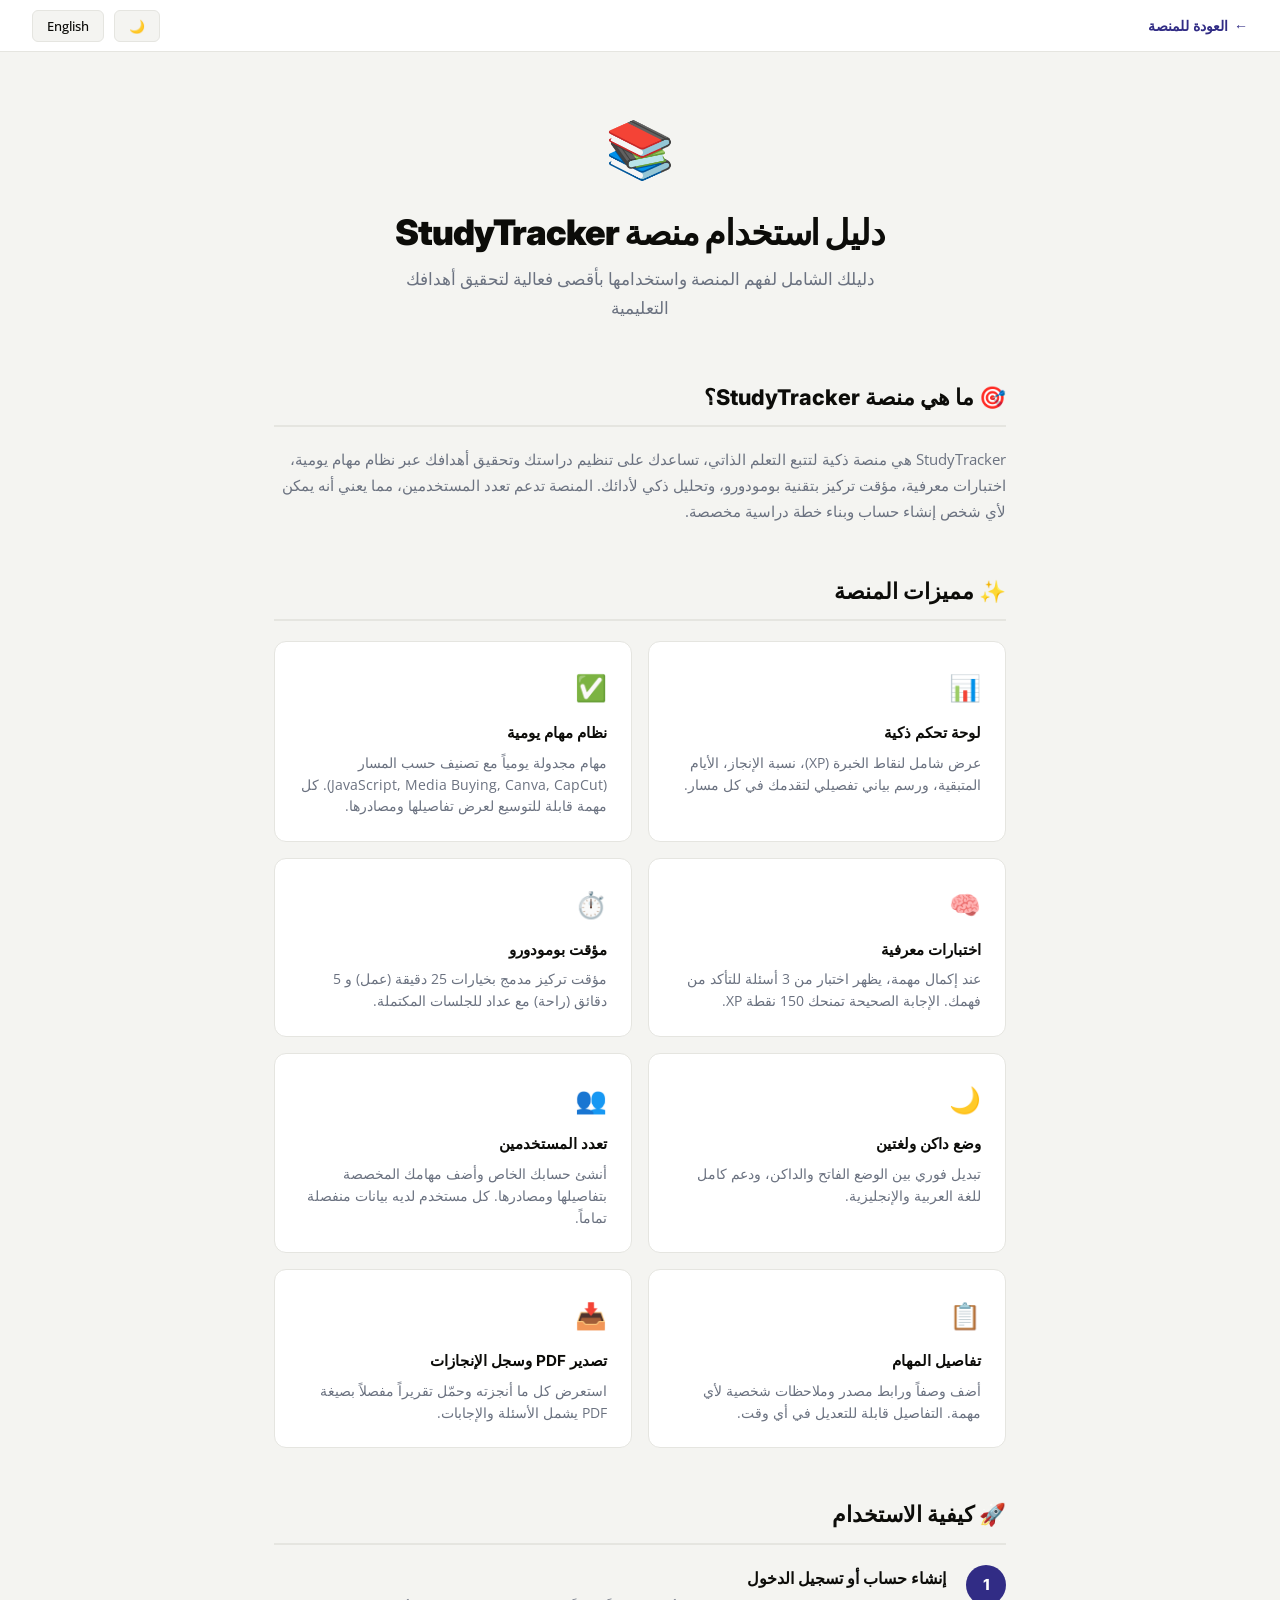
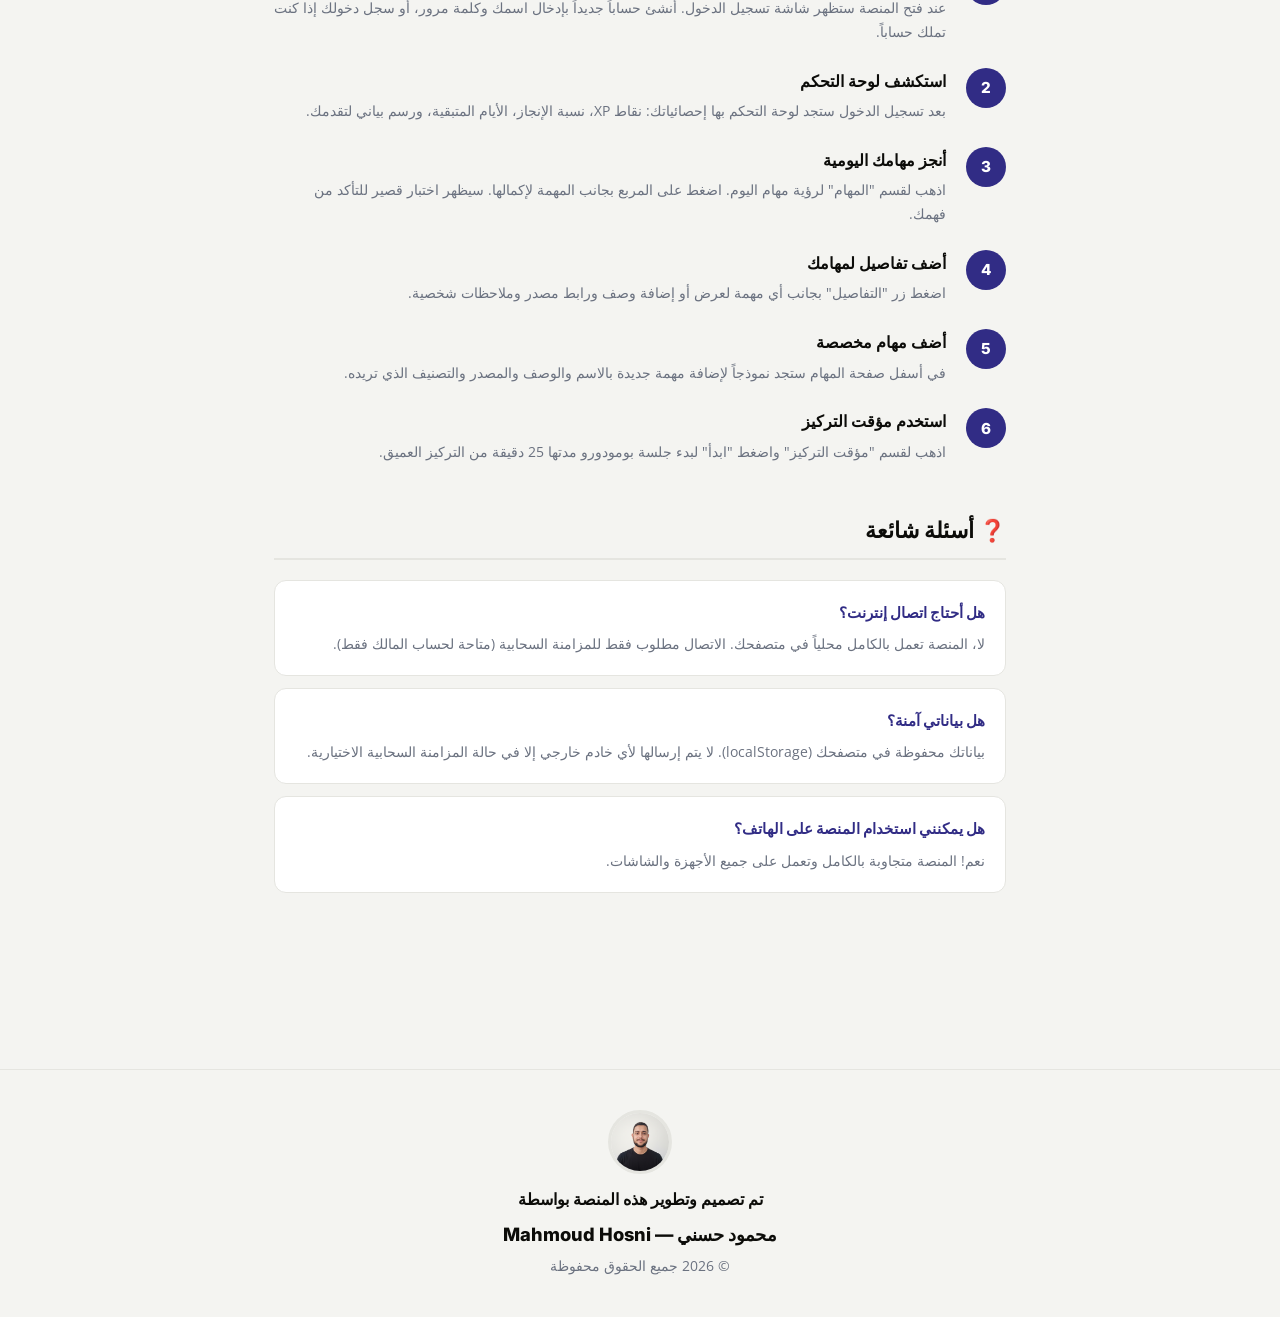
<file: guide.html>
<!DOCTYPE html>
<html lang="ar" dir="rtl" id="guide-html">
<head>
    <meta charset="UTF-8">
    <meta name="viewport" content="width=device-width, initial-scale=1.0">
    <title>دليل الاستخدام | StudyTracker Guide</title>
    <meta name="description" content="دليل شامل لاستخدام منصة StudyTracker - تتبع دراستك وحقق أهدافك">
    <link rel="icon" type="image/png" href="logo.png">
    <link href="https://fonts.googleapis.com/css2?family=Inter:wght@400;500;600;700;800;900&family=Open+Sans:wght@300;400;500;600;700;800&display=swap" rel="stylesheet">
    <style>
        :root {
            --primary: #0C0C09; --secondary: #312C85; --success: #16A34A;
            --warning: #D97706; --danger: #DC2626; --surface: #F4F4F1;
            --text: #0C0C09; --text-muted: #6B7280; --border: #E5E5E0;
            --card-bg: #FFFFFF; --accent-light: rgba(49,44,133,0.08);
            --shadow-md: 0 4px 12px rgba(12,12,9,0.06);
            --radius-md: 12px; --radius-lg: 16px;
            --transition: 0.2s cubic-bezier(0.4,0,0.2,1);
        }
        [data-theme="dark"] {
            --primary: #F4F4F1; --secondary: #8B85E0; --success: #22C55E;
            --warning: #FBBF24; --danger: #F87171; --surface: #111113;
            --text: #E5E5E0; --text-muted: #9CA3AF; --border: #2A2A2E;
            --card-bg: #18181B; --accent-light: rgba(139,133,224,0.12);
            --shadow-md: 0 4px 12px rgba(0,0,0,0.3);
        }
        * { box-sizing: border-box; margin: 0; padding: 0; }
        body {
            font-family: 'Open Sans', sans-serif; background: var(--surface);
            color: var(--text); line-height: 1.7; -webkit-font-smoothing: antialiased;
        }
        .guide-toolbar {
            position: sticky; top: 0; z-index: 100; background: var(--card-bg);
            border-bottom: 1px solid var(--border); display: flex;
            align-items: center; justify-content: space-between;
            padding: 0 32px; height: 52px;
        }
        .guide-toolbar a {
            color: var(--secondary); text-decoration: none; font-weight: 600;
            font-size: 0.88rem; display: inline-flex; align-items: center; gap: 6px;
        }
        .guide-toolbar a:hover { text-decoration: underline; }
        .toolbar-actions { display: flex; gap: 10px; }
        .tb { padding: 6px 14px; border: 1px solid var(--border); border-radius: 6px;
            background: var(--surface); color: var(--text); font-size: 0.8rem;
            font-weight: 500; cursor: pointer; font-family: 'Open Sans', sans-serif;
            transition: all var(--transition);
        }
        .tb:hover { background: var(--accent-light); color: var(--secondary); border-color: var(--secondary); }
        .guide-container { max-width: 780px; margin: 0 auto; padding: 48px 24px 80px; }
        .hero { text-align: center; margin-bottom: 56px; }
        .hero-icon { font-size: 3.5rem; margin-bottom: 16px; display: block; }
        .hero h1 {
            font-family: 'Inter', sans-serif; font-size: 2.2rem; font-weight: 900;
            letter-spacing: -0.03em; margin-bottom: 12px; line-height: 1.2;
        }
        .hero p { font-size: 1.05rem; color: var(--text-muted); max-width: 520px; margin: 0 auto; }
        .section { margin-bottom: 48px; }
        .section h2 {
            font-family: 'Inter', sans-serif; font-size: 1.35rem; font-weight: 800;
            margin-bottom: 20px; padding-bottom: 10px; border-bottom: 2px solid var(--border);
            display: flex; align-items: center; gap: 10px;
        }
        .feature-grid { display: grid; grid-template-columns: repeat(2, 1fr); gap: 16px; }
        .feature-card {
            background: var(--card-bg); border: 1px solid var(--border);
            border-radius: var(--radius-md); padding: 24px; transition: all var(--transition);
        }
        .feature-card:hover { box-shadow: var(--shadow-md); transform: translateY(-2px); }
        .feature-card .f-icon { font-size: 1.6rem; margin-bottom: 10px; display: block; }
        .feature-card h3 {
            font-family: 'Inter', sans-serif; font-size: 0.95rem; font-weight: 700;
            margin-bottom: 6px;
        }
        .feature-card p { font-size: 0.85rem; color: var(--text-muted); line-height: 1.6; }
        .steps { counter-reset: step; }
        .step {
            counter-increment: step; display: flex; gap: 20px;
            margin-bottom: 24px; align-items: flex-start;
        }
        .step-num {
            flex-shrink: 0; width: 40px; height: 40px; border-radius: 50%;
            background: var(--secondary); color: white; display: flex;
            align-items: center; justify-content: center; font-family: 'Inter', sans-serif;
            font-weight: 800; font-size: 0.95rem;
        }
        [data-theme="dark"] .step-num { color: #111113; }
        .step-body h3 {
            font-family: 'Inter', sans-serif; font-size: 1rem; font-weight: 700; margin-bottom: 4px;
        }
        .step-body p { font-size: 0.88rem; color: var(--text-muted); }
        .faq-item {
            background: var(--card-bg); border: 1px solid var(--border);
            border-radius: var(--radius-md); padding: 20px; margin-bottom: 12px;
        }
        .faq-item h4 {
            font-family: 'Inter', sans-serif; font-size: 0.92rem; font-weight: 700;
            margin-bottom: 6px; color: var(--secondary);
        }
        .faq-item p { font-size: 0.85rem; color: var(--text-muted); }
        .footer {
            text-align: center; padding: 40px 24px; border-top: 1px solid var(--border);
            margin-top: 48px;
        }
        .footer .credit {
            font-family: 'Inter', sans-serif; font-weight: 700; font-size: 1rem;
            margin-bottom: 6px;
        }
        .footer p { font-size: 0.85rem; color: var(--text-muted); }
        .footer .avatar {
            width: 64px; height: 64px; border-radius: 50%; border: 3px solid var(--border);
            margin: 0 auto 12px; display: block; object-fit: cover;
        }
        @media (max-width: 600px) {
            .feature-grid { grid-template-columns: 1fr; }
            .hero h1 { font-size: 1.6rem; }
            .guide-container { padding: 32px 16px 60px; }
        }
    </style>
</head>
<body>
    <!-- Toolbar -->
    <div class="guide-toolbar">
        <a href="index.html">← <span id="t-back">العودة للمنصة</span></a>
        <div class="toolbar-actions">
            <button class="tb" id="g-theme" onclick="toggleGTheme()">🌙</button>
            <button class="tb" id="g-lang" onclick="toggleGLang()">English</button>
        </div>
    </div>

    <div class="guide-container">
        <!-- HERO -->
        <div class="hero">
            <span class="hero-icon">📚</span>
            <h1 id="t-hero-title">دليل استخدام منصة StudyTracker</h1>
            <p id="t-hero-sub">دليلك الشامل لفهم المنصة واستخدامها بأقصى فعالية لتحقيق أهدافك التعليمية</p>
        </div>

        <!-- WHAT IS -->
        <div class="section">
            <h2 id="t-what-title">🎯 ما هي منصة StudyTracker؟</h2>
            <p id="t-what-body" style="font-size:0.95rem; color:var(--text-muted); margin-bottom:16px;">
                StudyTracker هي منصة ذكية لتتبع التعلم الذاتي، تساعدك على تنظيم دراستك وتحقيق أهدافك عبر نظام مهام يومية، اختبارات معرفية، مؤقت تركيز بتقنية بومودورو، وتحليل ذكي لأدائك. المنصة تدعم تعدد المستخدمين، مما يعني أنه يمكن لأي شخص إنشاء حساب وبناء خطة دراسية مخصصة.
            </p>
        </div>

        <!-- FEATURES -->
        <div class="section">
            <h2 id="t-feat-title">✨ مميزات المنصة</h2>
            <div class="feature-grid" id="features-grid">
                <div class="feature-card"><span class="f-icon">📊</span><h3 id="f1t">لوحة تحكم ذكية</h3><p id="f1d">عرض شامل لنقاط الخبرة (XP)، نسبة الإنجاز، الأيام المتبقية، ورسم بياني تفصيلي لتقدمك في كل مسار.</p></div>
                <div class="feature-card"><span class="f-icon">✅</span><h3 id="f2t">نظام مهام يومية</h3><p id="f2d">مهام مجدولة يومياً مع تصنيف حسب المسار (JavaScript, Media Buying, Canva, CapCut). كل مهمة قابلة للتوسيع لعرض تفاصيلها ومصادرها.</p></div>
                <div class="feature-card"><span class="f-icon">🧠</span><h3 id="f3t">اختبارات معرفية</h3><p id="f3d">عند إكمال مهمة، يظهر اختبار من 3 أسئلة للتأكد من فهمك. الإجابة الصحيحة تمنحك 150 نقطة XP.</p></div>
                <div class="feature-card"><span class="f-icon">⏱️</span><h3 id="f4t">مؤقت بومودورو</h3><p id="f4d">مؤقت تركيز مدمج بخيارات 25 دقيقة (عمل) و 5 دقائق (راحة) مع عداد للجلسات المكتملة.</p></div>
                <div class="feature-card"><span class="f-icon">🌙</span><h3 id="f5t">وضع داكن ولغتين</h3><p id="f5d">تبديل فوري بين الوضع الفاتح والداكن، ودعم كامل للغة العربية والإنجليزية.</p></div>
                <div class="feature-card"><span class="f-icon">👥</span><h3 id="f6t">تعدد المستخدمين</h3><p id="f6d">أنشئ حسابك الخاص وأضف مهامك المخصصة بتفاصيلها ومصادرها. كل مستخدم لديه بيانات منفصلة تماماً.</p></div>
                <div class="feature-card"><span class="f-icon">📋</span><h3 id="f7t">تفاصيل المهام</h3><p id="f7d">أضف وصفاً ورابط مصدر وملاحظات شخصية لأي مهمة. التفاصيل قابلة للتعديل في أي وقت.</p></div>
                <div class="feature-card"><span class="f-icon">📥</span><h3 id="f8t">تصدير PDF وسجل الإنجازات</h3><p id="f8d">استعرض كل ما أنجزته وحمّل تقريراً مفصلاً بصيغة PDF يشمل الأسئلة والإجابات.</p></div>
            </div>
        </div>

        <!-- HOW TO USE -->
        <div class="section">
            <h2 id="t-how-title">🚀 كيفية الاستخدام</h2>
            <div class="steps" id="steps-container">
                <div class="step"><div class="step-num">1</div><div class="step-body"><h3 id="s1t">إنشاء حساب أو تسجيل الدخول</h3><p id="s1d">عند فتح المنصة ستظهر شاشة تسجيل الدخول. أنشئ حساباً جديداً بإدخال اسمك وكلمة مرور، أو سجل دخولك إذا كنت تملك حساباً.</p></div></div>
                <div class="step"><div class="step-num">2</div><div class="step-body"><h3 id="s2t">استكشف لوحة التحكم</h3><p id="s2d">بعد تسجيل الدخول ستجد لوحة التحكم بها إحصائياتك: نقاط XP، نسبة الإنجاز، الأيام المتبقية، ورسم بياني لتقدمك.</p></div></div>
                <div class="step"><div class="step-num">3</div><div class="step-body"><h3 id="s3t">أنجز مهامك اليومية</h3><p id="s3d">اذهب لقسم "المهام" لرؤية مهام اليوم. اضغط على المربع بجانب المهمة لإكمالها. سيظهر اختبار قصير للتأكد من فهمك.</p></div></div>
                <div class="step"><div class="step-num">4</div><div class="step-body"><h3 id="s4t">أضف تفاصيل لمهامك</h3><p id="s4d">اضغط زر "التفاصيل" بجانب أي مهمة لعرض أو إضافة وصف ورابط مصدر وملاحظات شخصية.</p></div></div>
                <div class="step"><div class="step-num">5</div><div class="step-body"><h3 id="s5t">أضف مهام مخصصة</h3><p id="s5d">في أسفل صفحة المهام ستجد نموذجاً لإضافة مهمة جديدة بالاسم والوصف والمصدر والتصنيف الذي تريده.</p></div></div>
                <div class="step"><div class="step-num">6</div><div class="step-body"><h3 id="s6t">استخدم مؤقت التركيز</h3><p id="s6d">اذهب لقسم "مؤقت التركيز" واضغط "ابدأ" لبدء جلسة بومودورو مدتها 25 دقيقة من التركيز العميق.</p></div></div>
            </div>
        </div>

        <!-- FAQ -->
        <div class="section">
            <h2 id="t-faq-title">❓ أسئلة شائعة</h2>
            <div id="faq-container">
                <div class="faq-item"><h4 id="q1t">هل أحتاج اتصال إنترنت؟</h4><p id="q1d">لا، المنصة تعمل بالكامل محلياً في متصفحك. الاتصال مطلوب فقط للمزامنة السحابية (متاحة لحساب المالك فقط).</p></div>
                <div class="faq-item"><h4 id="q2t">هل بياناتي آمنة؟</h4><p id="q2d">بياناتك محفوظة في متصفحك (localStorage). لا يتم إرسالها لأي خادم خارجي إلا في حالة المزامنة السحابية الاختيارية.</p></div>
                <div class="faq-item"><h4 id="q3t">هل يمكنني استخدام المنصة على الهاتف؟</h4><p id="q3d">نعم! المنصة متجاوبة بالكامل وتعمل على جميع الأجهزة والشاشات.</p></div>
            </div>
        </div>
    </div>

    <!-- FOOTER -->
    <div class="footer">
        <img src="profile.jpg.jpeg" alt="محمود حسني" class="avatar">
        <div class="credit" id="t-credit">تم تصميم وتطوير هذه المنصة بواسطة</div>
        <p style="font-family:'Inter',sans-serif; font-weight:800; font-size:1.15rem; color:var(--text); margin-bottom:4px;">محمود حسني — Mahmoud Hosni</p>
        <p id="t-rights">© 2026 جميع الحقوق محفوظة</p>
    </div>

    <script>
    // === EN Translations ===
    const EN = {
        't-back': '← Back to Platform', 't-hero-title': 'StudyTracker User Guide',
        't-hero-sub': 'Your complete guide to understanding and using the platform to achieve your learning goals',
        't-what-title': '🎯 What is StudyTracker?',
        't-what-body': 'StudyTracker is a smart self-learning tracker that helps you organize your study plan and achieve your goals through daily tasks, knowledge quizzes, a Pomodoro focus timer, and intelligent performance analysis. The platform supports multiple users — anyone can create an account and build a personalized study plan.',
        't-feat-title': '✨ Platform Features',
        'f1t':'Smart Dashboard','f1d':'Overview of XP points, completion rate, remaining days, and a detailed chart of your progress across all tracks.',
        'f2t':'Daily Task System','f2d':'Tasks scheduled daily by track (JavaScript, Media Buying, Canva, CapCut). Each task is expandable to show details and resources.',
        'f3t':'Knowledge Quizzes','f3d':'When completing a task, a 3-question quiz appears to test understanding. Correct answers earn 150 XP points.',
        'f4t':'Pomodoro Timer','f4d':'Built-in focus timer with 25-minute (work) and 5-minute (break) options, plus a session counter.',
        'f5t':'Dark Mode & Bilingual','f5d':'Instant toggle between light and dark mode, with full Arabic and English language support.',
        'f6t':'Multi-User Support','f6d':'Create your own account and add custom tasks with details and resources. Each user has completely separate data.',
        'f7t':'Task Details','f7d':'Add a description, resource link, and personal notes to any task. Details can be edited anytime.',
        'f8t':'PDF Export & Achievement Log','f8d':'Review everything you\'ve accomplished and download a detailed PDF report including questions and answers.',
        't-how-title': '🚀 How to Use',
        's1t':'Create an Account or Sign In','s1d':'When you open the platform, a login screen appears. Create a new account with your name and password, or sign in if you already have one.',
        's2t':'Explore the Dashboard','s2d':'After signing in, you\'ll find the dashboard with your stats: XP points, completion rate, remaining days, and a progress chart.',
        's3t':'Complete Your Daily Tasks','s3d':'Go to the "Tasks" section to see today\'s tasks. Click the checkbox next to a task to complete it. A short quiz will appear to test your understanding.',
        's4t':'Add Details to Your Tasks','s4d':'Click the "Details" button next to any task to view or add a description, resource link, and personal notes.',
        's5t':'Add Custom Tasks','s5d':'At the bottom of the tasks page, you\'ll find a form to add a new task with a name, description, resource, and category.',
        's6t':'Use the Focus Timer','s6d':'Go to "Focus Timer" and press "Start" to begin a 25-minute Pomodoro session of deep focus.',
        't-faq-title': '❓ FAQ',
        'q1t':'Do I need internet?','q1d':'No, the platform works entirely locally in your browser. Internet is only required for cloud sync (available for the owner account only).',
        'q2t':'Is my data safe?','q2d':'Your data is stored in your browser (localStorage). It is never sent to any external server except for optional cloud sync.',
        'q3t':'Can I use it on mobile?','q3d':'Yes! The platform is fully responsive and works on all devices and screen sizes.',
        't-credit': 'This platform was designed and developed by',
        't-rights': '© 2026 All rights reserved'
    };
    const AR = {};
    // Store Arabic originals
    Object.keys(EN).forEach(id => {
        const el = document.getElementById(id);
        if (el) AR[id] = el.textContent || el.innerText;
    });

    let gLang = localStorage.getItem('studyTracker_lang') || 'ar';
    let gTheme = localStorage.getItem('studyTracker_theme') || 'light';

    function applyGLang() {
        const isAr = gLang === 'ar';
        document.getElementById('guide-html').lang = gLang;
        document.getElementById('guide-html').dir = isAr ? 'rtl' : 'ltr';
        document.getElementById('g-lang').textContent = isAr ? 'English' : 'العربية';
        const dict = isAr ? AR : EN;
        Object.keys(dict).forEach(id => {
            const el = document.getElementById(id);
            if (el) el.textContent = dict[id];
        });
    }
    function toggleGLang() {
        gLang = gLang === 'ar' ? 'en' : 'ar';
        localStorage.setItem('studyTracker_lang', gLang);
        applyGLang();
    }
    function toggleGTheme() {
        const html = document.documentElement;
        const isDark = html.getAttribute('data-theme') === 'dark';
        if (isDark) { html.removeAttribute('data-theme'); gTheme = 'light'; }
        else { html.setAttribute('data-theme', 'dark'); gTheme = 'dark'; }
        localStorage.setItem('studyTracker_theme', gTheme);
        document.getElementById('g-theme').textContent = gTheme === 'dark' ? '☀️' : '🌙';
    }

    // Init
    if (gTheme === 'dark') { document.documentElement.setAttribute('data-theme', 'dark'); document.getElementById('g-theme').textContent = '☀️'; }
    if (gLang === 'en') applyGLang();
    </script>
</body>
</html>
</file>
